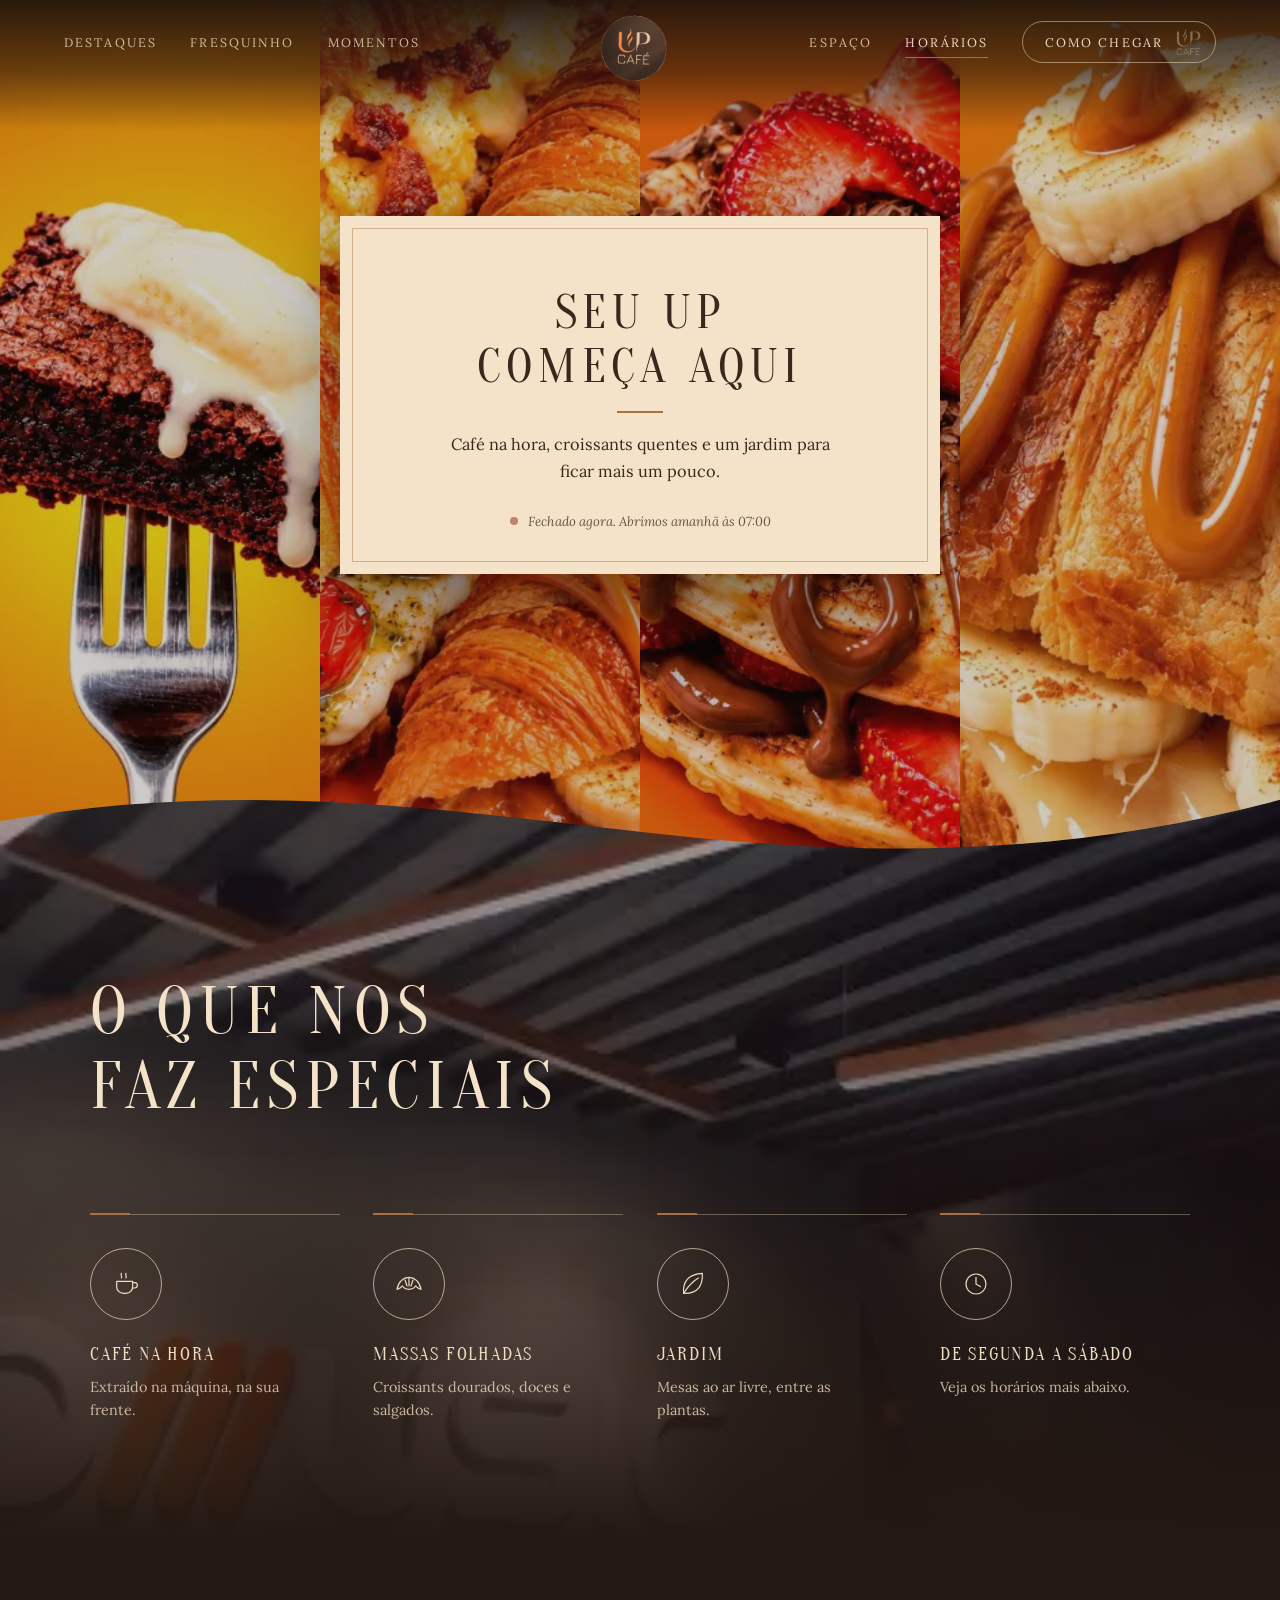
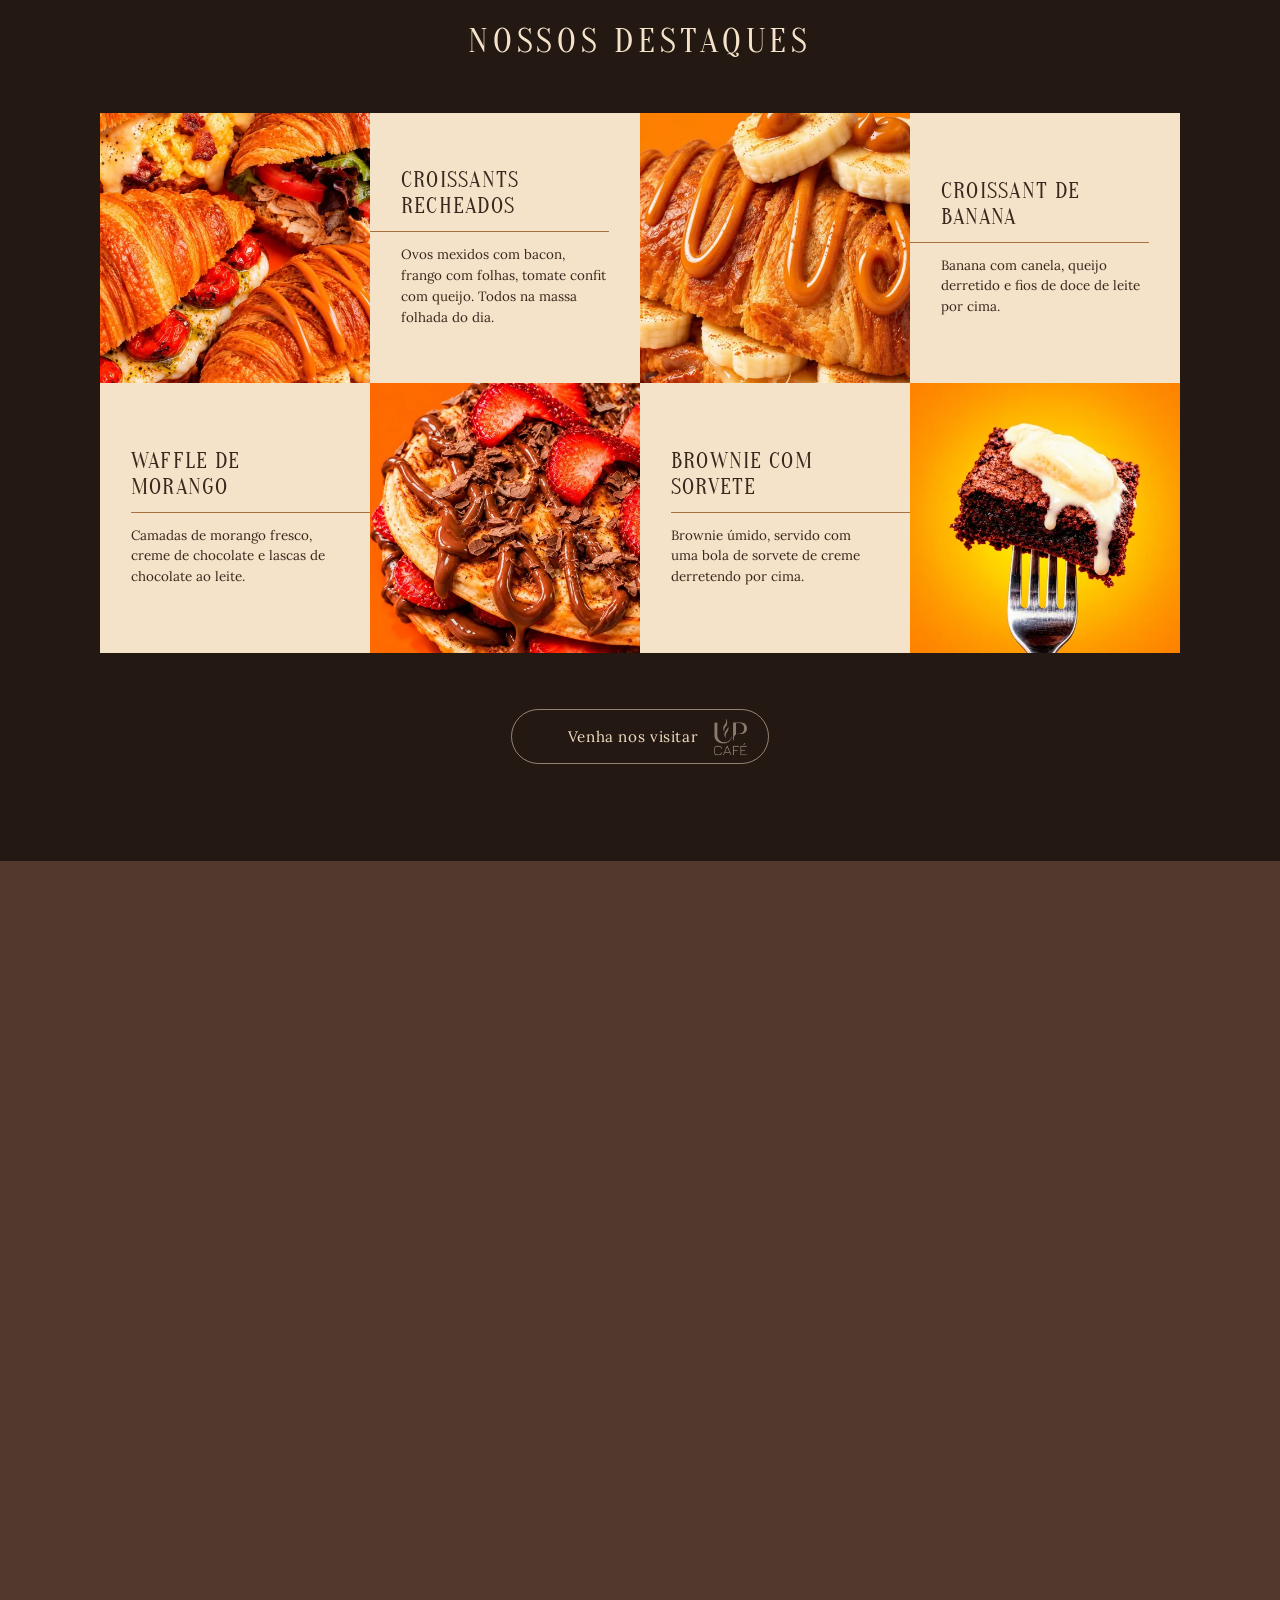
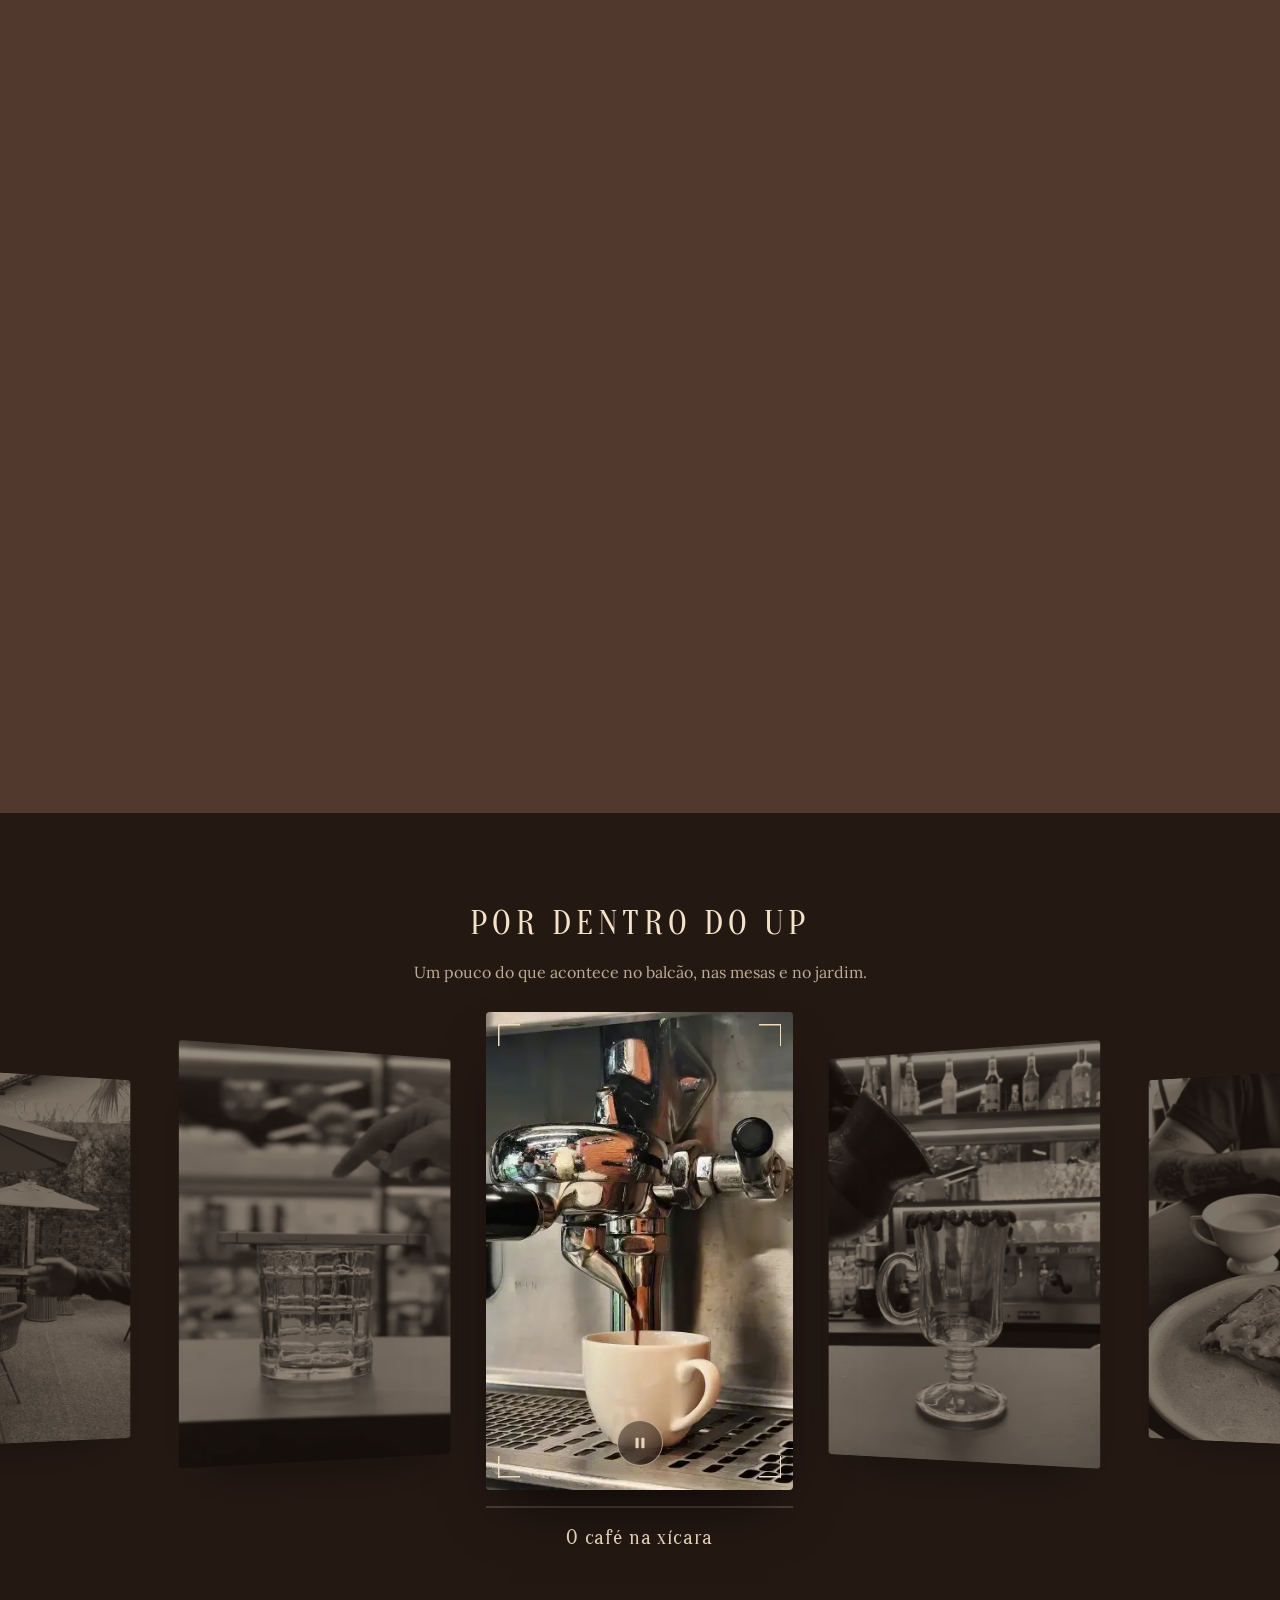
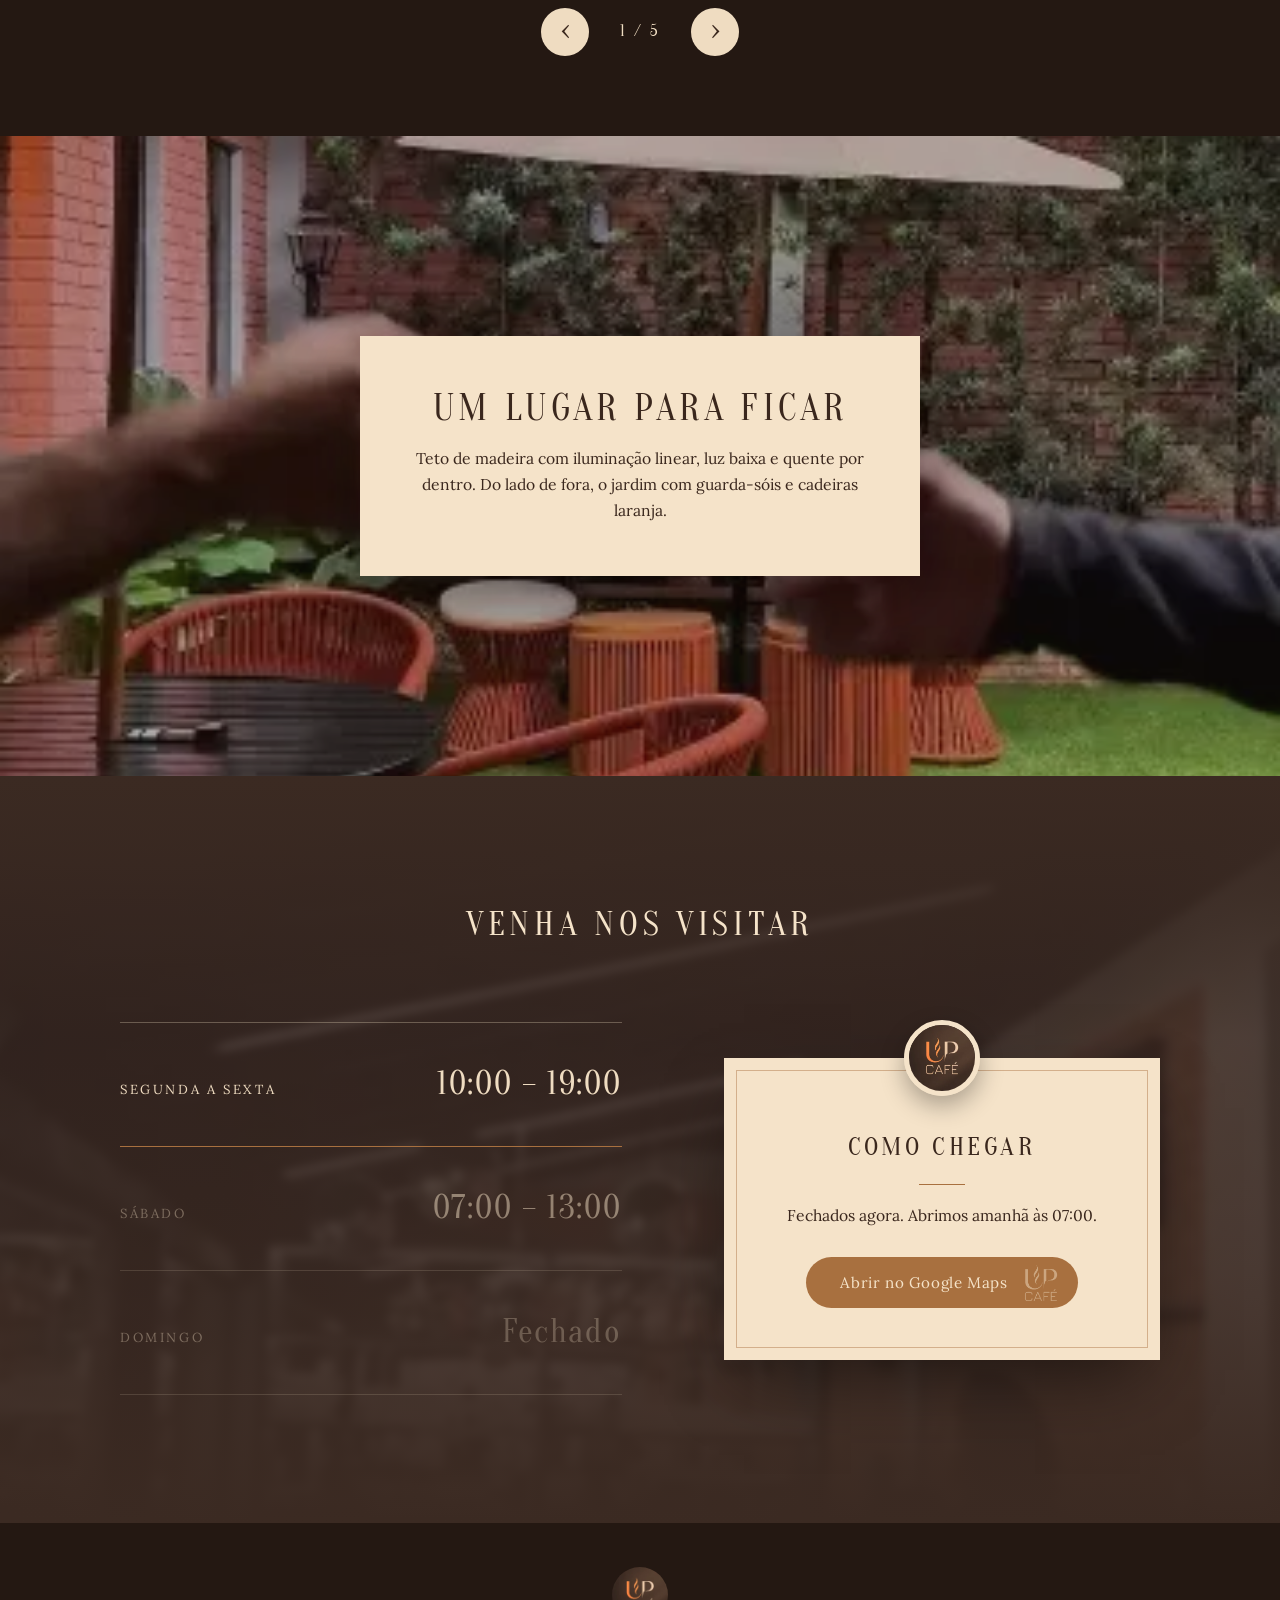
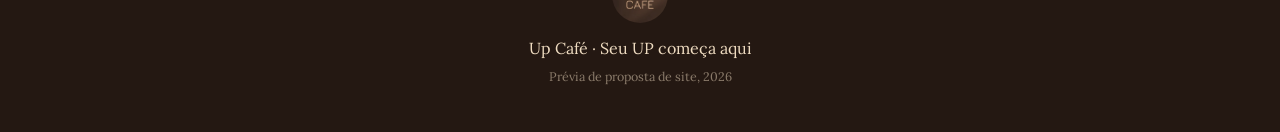
<file: index.html>
<!doctype html>
<html lang="pt-BR">
<head>
<meta charset="utf-8">
<meta name="viewport" content="width=device-width, initial-scale=1">
<title>Up Café · Seu UP começa aqui</title>
<meta name="description" content="Up Café: café na hora, croissants, doces da casa, almoço e um jardim para ficar.">
<meta name="theme-color" content="#3b2a22">
<link rel="icon" type="image/png" sizes="48x48" href="assets/img/favicon-48.png">
<link rel="icon" type="image/png" sizes="32x32" href="assets/img/favicon-32.png">
<link rel="icon" type="image/png" sizes="256x256" href="assets/img/favicon.png">
<link rel="apple-touch-icon" href="assets/img/apple-touch-icon.png">
<link rel="preconnect" href="https://fonts.googleapis.com">
<link rel="preconnect" href="https://fonts.gstatic.com" crossorigin>
<link href="https://fonts.googleapis.com/css2?family=Lora:ital,wght@0,400;0,500;1,400&family=Oranienbaum&display=swap" rel="stylesheet">
<link rel="stylesheet" href="css/style.css">
</head>
<body>
<svg width="0" height="0" style="position:absolute" aria-hidden="true"><defs><clipPath id="heroClip" clipPathUnits="objectBoundingBox"><path d="M0 0H1V.93C.86 .985 .72 1 .55 .975C.38 .95 .2 .9 0 .955Z"/></clipPath></defs></svg>

<div class="site">

  <header class="nav" id="nav">
    <nav class="links left">
      <a href="#destaques">Destaques</a>
      <a href="#fresquinho">Fresquinho</a>
      <a href="#momentos">Momentos</a>
    </nav>
    <a href="#topo" class="logo" aria-label="Up Café, início"><img src="assets/img/logo-256.webp" alt="Up Café"></a>
    <nav class="links right">
      <a href="#espaco">Espaço</a>
      <a href="#visite">Horários</a>
      <a href="#visite" class="navcta">Como chegar</a>
    </nav>
    <button class="burger" id="burger" aria-label="Abrir menu" aria-expanded="false"><i></i><i></i><i></i></button>
  </header>

  <div class="drawer" id="drawer">
    <a href="#destaques">Destaques</a>
    <a href="#fresquinho">Fresquinho</a>
    <a href="#momentos">Momentos</a>
    <a href="#espaco">Espaço</a>
    <a href="#visite">Horários</a>
  </div>

  <main id="topo">

    <!-- HERO -->
    <section class="hero">
      <div class="mosaic">
        <img src="assets/img/brownie-900.webp" srcset="assets/img/brownie-480.webp 480w, assets/img/brownie-900.webp 900w" sizes="(max-width:900px) 50vw, 25vw" alt="" decoding="async">
        <img src="assets/img/croissants-900.webp" srcset="assets/img/croissants-480.webp 480w, assets/img/croissants-900.webp 900w" sizes="(max-width:900px) 50vw, 25vw" alt="" decoding="async">
        <img src="assets/img/waffle-900.webp" srcset="assets/img/waffle-480.webp 480w, assets/img/waffle-900.webp 900w" sizes="(max-width:900px) 50vw, 25vw" alt="" decoding="async">
        <img src="assets/img/banana-900.webp" srcset="assets/img/banana-480.webp 480w, assets/img/banana-900.webp 900w" sizes="(max-width:900px) 50vw, 25vw" alt="" decoding="async">
      </div>
      <div class="paper hero-card">
        <img class="seal" src="assets/img/logo-256.webp" alt="">
        <h1>Seu UP começa aqui</h1>
        <i class="rule" aria-hidden="true"></i>
        <p>Café na hora, croissants quentes e um jardim para ficar mais um pouco.</p>
        <p class="live" id="heroStatus"><i></i><span>—</span></p>
      </div>
    </section>

    <!-- O QUE NOS FAZ ESPECIAIS -->
    <section class="specials">
      <video class="specials-bg" muted loop playsinline preload="none" poster="assets/video/espaco.webp" data-src="assets/video/espaco.mp4" data-src-m="assets/video/espaco-m.mp4"></video>
      <div class="specials-in">
        <h2 class="title big">O que nos<br>faz especiais</h2>
        <ul class="icons">
          <li>
            <span class="ring"><svg viewBox="0 0 48 48"><path d="M10 20h24v8a10 10 0 0 1-10 10h-4a10 10 0 0 1-10-10z"/><path d="M34 22h3a4 4 0 0 1 0 8h-3"/><path d="M17 8c-2 3 2 4 0 7M24 8c-2 3 2 4 0 7"/></svg></span>
            <b>Café na hora</b>
            <small>Extraído na máquina, na sua frente.</small>
          </li>
          <li>
            <span class="ring"><svg viewBox="0 0 48 48"><path d="M6 32c2-12 10-18 18-18s16 6 18 18c-4 0-6-3-8-5-2 3-6 5-10 5s-8-2-10-5c-2 2-4 5-8 5z"/><path d="M18 18l3 9M30 18l-3 9M24 15v12"/></svg></span>
            <b>Massas folhadas</b>
            <small>Croissants dourados, doces e salgados.</small>
          </li>
          <li>
            <span class="ring"><svg viewBox="0 0 48 48"><path d="M10 38C8 20 18 9 38 8c1 20-8 30-26 30z"/><path d="M10 38C16 28 24 20 32 15"/></svg></span>
            <b>Jardim</b>
            <small>Mesas ao ar livre, entre as plantas.</small>
          </li>
          <li>
            <span class="ring"><svg viewBox="0 0 48 48"><circle cx="24" cy="24" r="15"/><path d="M24 14v10l7 4"/></svg></span>
            <b>De segunda a sábado</b>
            <small>Veja os horários mais abaixo.</small>
          </li>
        </ul>
      </div>
    </section>

    <!-- DESTAQUES -->
    <section class="featured" id="destaques">
      <h2 class="title">Nossos destaques</h2>
      <div class="pairs">
        <div class="pair">
          <img src="assets/img/croissants-900.webp" srcset="assets/img/croissants-480.webp 480w, assets/img/croissants-900.webp 900w" sizes="(max-width:560px) 92vw, 280px" alt="Croissants recheados" width="270" height="270" loading="lazy" decoding="async">
          <div class="paper tile"><h3>Croissants recheados</h3><p>Ovos mexidos com bacon, frango com folhas, tomate confit com queijo. Todos na massa folhada do dia.</p></div>
        </div>
        <div class="pair">
          <img src="assets/img/banana-900.webp" srcset="assets/img/banana-480.webp 480w, assets/img/banana-900.webp 900w" sizes="(max-width:560px) 92vw, 280px" alt="Croissant de banana com doce de leite" width="270" height="270" loading="lazy" decoding="async">
          <div class="paper tile"><h3>Croissant de banana</h3><p>Banana com canela, queijo derretido e fios de doce de leite por cima.</p></div>
        </div>
        <div class="pair flip">
          <img src="assets/img/waffle-900.webp" srcset="assets/img/waffle-480.webp 480w, assets/img/waffle-900.webp 900w" sizes="(max-width:560px) 92vw, 280px" alt="Waffle de morango com chocolate" width="270" height="270" loading="lazy" decoding="async">
          <div class="paper tile"><h3>Waffle de morango</h3><p>Camadas de morango fresco, creme de chocolate e lascas de chocolate ao leite.</p></div>
        </div>
        <div class="pair flip">
          <img src="assets/img/brownie-900.webp" srcset="assets/img/brownie-480.webp 480w, assets/img/brownie-900.webp 900w" sizes="(max-width:560px) 92vw, 280px" alt="Brownie com sorvete" width="270" height="270" loading="lazy" decoding="async">
          <div class="paper tile"><h3>Brownie com sorvete</h3><p>Brownie úmido, servido com uma bola de sorvete de creme derretendo por cima.</p></div>
        </div>
      </div>
      <a href="#visite" class="btn">Venha nos visitar</a>
    </section>

    <!-- FRESQUINHO -->
    <section class="fresh" id="fresquinho">
      <h2 class="title">Doces e massas, todo dia</h2>

      <div class="bake">
        <span class="ghost g1">Croissant</span>
        <img class="disc d1" src="assets/img/banana-900.webp" srcset="assets/img/banana-480.webp 480w, assets/img/banana-900.webp 900w" sizes="(max-width:700px) 56vw, 320px" width="320" height="320" decoding="async" alt="Croissant de banana" loading="lazy">
        <svg class="orbit o1" viewBox="0 0 700 420" aria-hidden="true">
          <ellipse cx="350" cy="215" rx="330" ry="150" transform="rotate(-8 350 215)"/>
          <path id="arc1" d="M240 335C330 385 470 390 590 340" fill="none" stroke="none"/>
          <text><textPath href="#arc1" startOffset="4%">Banana, canela e doce de leite</textPath></text>
        </svg>
        <p class="cap">Banana, canela e doce de leite</p>
      </div>

      <div class="bake rev">
        <span class="ghost g2">Waffle</span>
        <img class="disc d2" src="assets/img/waffle-900.webp" srcset="assets/img/waffle-480.webp 480w, assets/img/waffle-900.webp 900w" sizes="(max-width:700px) 56vw, 320px" width="320" height="320" decoding="async" alt="Waffle de morango" loading="lazy">
        <svg class="orbit o2" viewBox="0 0 700 420" aria-hidden="true">
          <ellipse cx="350" cy="215" rx="330" ry="150" transform="rotate(8 350 215)"/>
          <path id="arc2" d="M110 340C230 390 370 385 460 335" fill="none" stroke="none"/>
          <text><textPath href="#arc2" startOffset="6%">Morango e chocolate ao leite</textPath></text>
        </svg>
        <p class="cap">Morango e chocolate ao leite</p>
      </div>

      <div class="bake">
        <span class="ghost g3">Brownie</span>
        <img class="disc d3" src="assets/img/brownie-900.webp" srcset="assets/img/brownie-480.webp 480w, assets/img/brownie-900.webp 900w" sizes="(max-width:700px) 56vw, 320px" width="320" height="320" decoding="async" alt="Brownie com sorvete" loading="lazy">
        <svg class="orbit o3" viewBox="0 0 700 420" aria-hidden="true">
          <ellipse cx="350" cy="215" rx="330" ry="150" transform="rotate(-8 350 215)"/>
          <path id="arc3" d="M240 335C330 385 470 390 590 340" fill="none" stroke="none"/>
          <text><textPath href="#arc3" startOffset="4%">Com sorvete de creme</textPath></text>
        </svg>
        <p class="cap">Com sorvete de creme</p>
      </div>
    </section>

    <!-- MOMENTOS -->
    <section class="moments" id="momentos">
      <h2 class="title">Por dentro do Up</h2>
      <p class="sub">Um pouco do que acontece no balcão, nas mesas e no jardim.</p>
      <div class="strip" id="strip" tabindex="0" role="region" aria-roledescription="carrossel" aria-label="Vídeos do Up Café">
        <figure class="clip"><div class="frame"><video muted loop playsinline preload="none" data-src="assets/video/espresso.mp4" poster="assets/video/espresso.webp"></video><button id="pp" class="pp" aria-label="Pausar vídeos" aria-pressed="false">
          <svg class="ic-pause" viewBox="0 0 24 24" aria-hidden="true"><rect x="6" y="5" width="4.2" height="14" rx="1"/><rect x="13.8" y="5" width="4.2" height="14" rx="1"/></svg>
          <svg class="ic-play" viewBox="0 0 24 24" aria-hidden="true"><path d="M8 5.2v13.6a.6.6 0 0 0 .9.5l11-6.8a.6.6 0 0 0 0-1L8.9 4.7a.6.6 0 0 0-.9.5z"/></svg>
        </button></div><div class="bar"><i></i></div><figcaption>O café na xícara</figcaption></figure>
        <figure class="clip"><div class="frame"><video muted loop playsinline preload="none" data-src="assets/video/irish.mp4" poster="assets/video/irish.webp"></video></div><div class="bar"><i></i></div><figcaption>Receitas de balcão</figcaption></figure>
        <figure class="clip"><div class="frame"><video muted loop playsinline preload="none" data-src="assets/video/trabalho.mp4" poster="assets/video/trabalho.webp"></video></div><div class="bar"><i></i></div><figcaption>Trabalhe com sabor</figcaption></figure>
        <figure class="clip"><div class="frame"><video muted loop playsinline preload="none" data-src="assets/video/jardim.mp4" poster="assets/video/jardim.webp"></video></div><div class="bar"><i></i></div><figcaption>O jardim</figcaption></figure>
        <figure class="clip"><div class="frame"><video muted loop playsinline preload="none" data-src="assets/video/copo.mp4" poster="assets/video/copo.webp"></video></div><div class="bar"><i></i></div><figcaption>Detalhes do balcão</figcaption></figure>
      </div>
      <div class="arrows">
        <button id="prev" aria-label="Anterior">‹</button>
        <span class="count" id="count">1 / 5</span>
        <button id="next" aria-label="Próximo">›</button>
      </div>
    </section>

    <!-- ESPAÇO -->
    <section class="space" id="espaco">
      <video class="space-bg" muted loop playsinline preload="none" poster="assets/video/jardim.webp" data-src="assets/video/jardim.mp4" data-src-m="assets/video/jardim-m.mp4"></video>
      <div class="paper space-card">
        <h2>Um lugar para ficar</h2>
        <p>Teto de madeira com iluminação linear, luz baixa e quente por dentro. Do lado de fora, o jardim com guarda-sóis e cadeiras laranja.</p>
      </div>
    </section>

    <!-- VISITE -->
    <section class="visit" id="visite">
      <h2 class="title">Venha nos visitar</h2>
      <div class="visit-grid">
        <ul class="hours" id="hoursList">
          <li data-d="1,2,3,4,5"><span>Segunda a sexta</span><b>10:00 – 19:00</b></li>
          <li data-d="6"><span>Sábado</span><b>07:00 – 13:00</b></li>
          <li data-d="0" class="off"><span>Domingo</span><b>Fechado</b></li>
        </ul>
        <div class="paper where">
          <img class="seal2" src="assets/img/logo-256.webp" alt="">
          <h3>Como chegar</h3>
          <i class="rule" aria-hidden="true"></i>
          <p id="openText">—</p>
          <a class="btn" href="https://share.google/fLKqauJnGn5Yjc4wM" target="_blank" rel="noopener">Abrir no Google Maps</a>
        </div>
      </div>
    </section>
  </main>

  <footer class="footer">
    <img src="assets/img/logo-256.webp" alt="">
    <p>Up Café · Seu UP começa aqui</p>
    <small>Prévia de proposta de site, <span id="year"></span></small>
  </footer>
</div>

<a class="fly" id="fly" href="#topo" aria-label="Up Café, início"><img src="assets/img/logo-256.webp" alt=""></a>

<script src="js/main.js"></script>
</body>
</html>
</file>
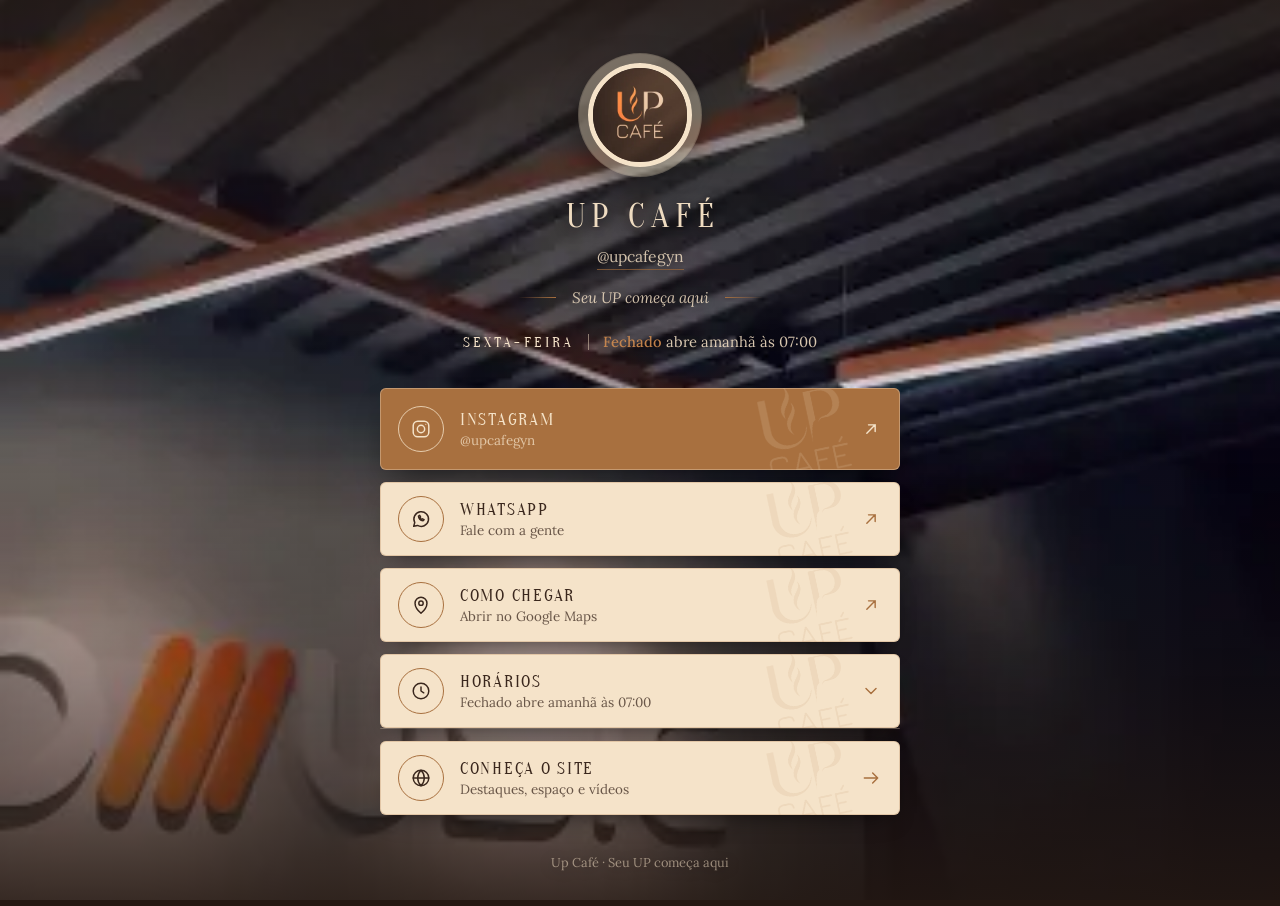
<file: contatos.html>
<!doctype html>
<html lang="pt-BR">
<head>
<meta charset="utf-8">
<meta name="viewport" content="width=device-width, initial-scale=1">
<title>Up Café · Contatos</title>
<meta name="description" content="Contatos do Up Café: Instagram @upcafegyn, localização e horários de funcionamento.">
<meta name="theme-color" content="#241812">
<meta property="og:title" content="Up Café · Contatos">
<meta property="og:description" content="Seu UP começa aqui. Instagram, localização e horários.">
<meta property="og:image" content="assets/img/logo-256.webp">
<link rel="icon" type="image/png" sizes="48x48" href="assets/img/favicon-48.png">
<link rel="icon" type="image/png" sizes="32x32" href="assets/img/favicon-32.png">
<link rel="apple-touch-icon" href="assets/img/apple-touch-icon.png">
<link rel="preconnect" href="https://fonts.googleapis.com">
<link rel="preconnect" href="https://fonts.gstatic.com" crossorigin>
<link href="https://fonts.googleapis.com/css2?family=Lora:ital,wght@0,400;0,500;1,400&family=Oranienbaum&display=swap" rel="stylesheet">
<link rel="stylesheet" href="css/contatos.css">
</head>
<body>
<div class="bg" aria-hidden="true">
  <video class="bg-video" muted loop playsinline preload="none" poster="assets/video/espaco.webp" data-src="assets/video/espaco.mp4" data-src-m="assets/video/espaco-m.mp4"></video>
</div>

<main class="card">
  <header class="head">
    <img class="avatar" src="assets/img/logo-256.webp" alt="Logo do Up Café" width="104" height="104">
    <h1>Up Café</h1>
    <a class="handle" href="https://www.instagram.com/upcafegyn/" target="_blank" rel="noopener">@upcafegyn</a>
    <p class="slogan"><span>Seu UP começa aqui</span></p>
    <p class="live" id="live"><b class="day">—</b><i></i><span class="st"><em>—</em></span></p>
  </header>

  <nav class="list" aria-label="Contatos">

    <a class="item primary" id="instagram" href="https://www.instagram.com/upcafegyn/" target="_blank" rel="noopener">
      <span class="ic"><svg viewBox="0 0 24 24"><rect x="3.5" y="3.5" width="17" height="17" rx="5"/><circle cx="12" cy="12" r="4"/><circle cx="17.2" cy="6.8" r=".6"/></svg></span>
      <span class="tx"><b>Instagram</b><small>@upcafegyn</small></span>
      <span class="go" aria-hidden="true"><svg viewBox="0 0 24 24"><path d="M7 17L17 7M9 7h8v8"/></svg></span>
    </a>

    <a class="item" id="whatsapp" href="#" target="_blank" rel="noopener" hidden>
      <span class="ic"><svg viewBox="0 0 24 24"><path d="M4 20l1.2-4.1A8 8 0 1 1 8.2 19z"/><path d="M9.2 8.8c.2 2.6 2.4 4.9 5 5.2l1.2-1.2-1.8-1-.8.7c-.8-.4-1.5-1.1-1.9-1.9l.7-.8-1-1.8z"/></svg></span>
      <span class="tx"><b>WhatsApp</b><small>Fale com a gente</small></span>
      <span class="go" aria-hidden="true"><svg viewBox="0 0 24 24"><path d="M7 17L17 7M9 7h8v8"/></svg></span>
    </a>

    <a class="item" id="maps" href="https://share.google/fLKqauJnGn5Yjc4wM" target="_blank" rel="noopener">
      <span class="ic"><svg viewBox="0 0 24 24"><path d="M12 21s-6.5-5.6-6.5-11a6.5 6.5 0 0 1 13 0c0 5.4-6.5 11-6.5 11z"/><circle cx="12" cy="10" r="2.4"/></svg></span>
      <span class="tx"><b>Como chegar</b><small>Abrir no Google Maps</small></span>
      <span class="go" aria-hidden="true"><svg viewBox="0 0 24 24"><path d="M7 17L17 7M9 7h8v8"/></svg></span>
    </a>

    <div class="item-wrap" id="hoursBox">
      <button class="item" id="hoursBtn" type="button" aria-expanded="false" aria-controls="hoursPanel">
        <span class="ic"><svg viewBox="0 0 24 24"><circle cx="12" cy="12" r="8.5"/><path d="M12 7.5V12l3 2"/></svg></span>
        <span class="tx"><b>Horários</b><small id="hoursHint">Ver horários de funcionamento</small></span>
        <span class="go chev" aria-hidden="true"><svg viewBox="0 0 24 24"><path d="M6 9l6 6 6-6"/></svg></span>
      </button>
      <div class="panel" id="hoursPanel">
        <ul class="hours" id="hoursList">
          <li data-d="1,2,3,4,5"><span>Segunda a sexta</span><b>10:00 – 19:00</b></li>
          <li data-d="6"><span>Sábado</span><b>07:00 – 13:00</b></li>
          <li data-d="0" class="off"><span>Domingo</span><b>Fechado</b></li>
        </ul>
      </div>
    </div>

    <a class="item" id="telefone" href="#" hidden>
      <span class="ic"><svg viewBox="0 0 24 24"><path d="M6.5 4h3l1.5 4-2 1.3a11 11 0 0 0 5.7 5.7L16 13l4 1.5v3a2 2 0 0 1-2.2 2A15 15 0 0 1 4.5 6.2 2 2 0 0 1 6.5 4z"/></svg></span>
      <span class="tx"><b>Telefone</b><small></small></span>
      <span class="go" aria-hidden="true"><svg viewBox="0 0 24 24"><path d="M7 17L17 7M9 7h8v8"/></svg></span>
    </a>

    <a class="item" id="email" href="#" hidden>
      <span class="ic"><svg viewBox="0 0 24 24"><rect x="3.5" y="5.5" width="17" height="13" rx="2"/><path d="M4 7l8 6 8-6"/></svg></span>
      <span class="tx"><b>E-mail</b><small></small></span>
      <span class="go" aria-hidden="true"><svg viewBox="0 0 24 24"><path d="M7 17L17 7M9 7h8v8"/></svg></span>
    </a>

    <a class="item" id="site" href="index.html">
      <span class="ic"><svg viewBox="0 0 24 24"><circle cx="12" cy="12" r="8.5"/><path d="M3.5 12h17M12 3.5c2.4 2.4 3.6 5.2 3.6 8.5s-1.2 6.1-3.6 8.5c-2.4-2.4-3.6-5.2-3.6-8.5S9.6 5.9 12 3.5z"/></svg></span>
      <span class="tx"><b>Conheça o site</b><small>Destaques, espaço e vídeos</small></span>
      <span class="go" aria-hidden="true"><svg viewBox="0 0 24 24"><path d="M4 12h16M14 6l6 6-6 6"/></svg></span>
    </a>
  </nav>

  <footer class="foot">
    <p>Up Café · Seu UP começa aqui</p>
  </footer>
</main>

<script src="js/contatos.js"></script>
</body>
</html>
</file>
<file: css/style.css>
:root{
  --deep:#241812;
  --choc:#3b2a22;
  --mocha:#52392d;
  --paper:#f5e3c9;
  --cream:#efdcc1;
  --ink:#3a271d;
  --caramel:#a8703f;
  --caramel-d:#8e5b30;
  --line:rgba(239,220,193,.55);
  --display:'Oranienbaum',Georgia,serif;
  --body:'Lora',Georgia,serif;
}
*{box-sizing:border-box;margin:0;padding:0}
html{scroll-behavior:smooth;scroll-padding-top:90px;-webkit-text-size-adjust:100%}
a,button{-webkit-tap-highlight-color:transparent}
body{background:var(--deep);color:var(--cream);font-family:var(--body);font-size:1rem;line-height:1.65;overflow-x:hidden}
img,video{display:block;max-width:100%}
a{color:inherit;text-decoration:none}
button{font:inherit;color:inherit;background:none;border:0;cursor:pointer}
ul{list-style:none}


/* moldura do site */
.site{overflow:clip;background:var(--deep)}

.title{font-family:var(--display);font-weight:400;text-transform:uppercase;letter-spacing:.14em;font-size:clamp(1.4rem,3vw,2.1rem);line-height:1.25;text-align:center;color:var(--paper)}
.paper{background:var(--paper);color:var(--ink)}
.btn{display:inline-block;padding:14px 56px;border-radius:99px;background:var(--caramel);color:var(--paper);font-size:.95rem;letter-spacing:.04em;transition:background .25s}
.btn:hover{background:var(--caramel-d)}
.btn.dark{background:var(--choc)}
.btn.dark:hover{background:var(--deep)}

/* nav */
.nav{position:sticky;top:0;z-index:20;display:grid;grid-template-columns:1fr auto 1fr;align-items:center;height:84px;margin-bottom:-84px;padding:0 clamp(20px,5vw,80px)}
.nav>*{position:relative;z-index:1}
.nav::before,.nav::after{content:"";position:absolute;left:0;right:0;top:0;pointer-events:none;transition:opacity .45s}
.nav::before{bottom:-46px;background:linear-gradient(180deg,rgba(28,18,13,.92) 0%,rgba(28,18,13,.55) 55%,rgba(28,18,13,0) 100%)}
.nav::after{bottom:0;opacity:0;background:rgba(48,33,26,.7);-webkit-backdrop-filter:blur(14px) saturate(1.15);backdrop-filter:blur(14px) saturate(1.15);border-bottom:1px solid rgba(239,220,193,.14)}
.nav.scrolled::before{opacity:0}
.nav.scrolled::after{opacity:1}
.links{display:flex;align-items:center;gap:clamp(18px,2.6vw,38px);font-size:.78rem;letter-spacing:.17em;text-transform:uppercase}
.links.right{justify-content:flex-end}
.links a{position:relative;padding:6px 0;opacity:.82;transition:opacity .3s,color .3s}
.links a::after{content:"";position:absolute;left:0;right:0;bottom:0;height:1px;background:var(--caramel);transform:scaleX(0);transform-origin:right;transition:transform .35s}
.links a:hover,.links a.active{opacity:1}
.links a:hover::after,.links a.active::after{transform:scaleX(1);transform-origin:left}
.links a.navcta{padding:10px 22px;border:1px solid rgba(239,220,193,.5);border-radius:99px;opacity:1;transition:background .3s,color .3s,border-color .3s}
.links a.navcta::after{display:none}
.links a.navcta:hover{background:var(--cream);color:var(--ink);border-color:var(--cream)}
.logo{position:relative;display:block}
.logo img{width:64px;height:64px;border-radius:50%;visibility:hidden}
.fly{position:fixed;left:0;top:0;z-index:30;display:block;width:84px;height:84px;border-radius:50%;transform-origin:center;will-change:transform;opacity:0}
.fly img{display:block;width:100%;height:100%;border-radius:50%}
.burger{display:none;justify-self:end;width:44px;height:44px;position:relative}
.burger i{position:absolute;left:8px;right:8px;height:2px;background:var(--cream);border-radius:2px;transition:.3s}
.burger i:nth-child(1){top:14px}.burger i:nth-child(2){top:21px}.burger i:nth-child(3){top:28px}
.burger[aria-expanded=true] i:nth-child(1){top:21px;transform:rotate(45deg)}
.burger[aria-expanded=true] i:nth-child(2){opacity:0}
.burger[aria-expanded=true] i:nth-child(3){top:21px;transform:rotate(-45deg)}
.drawer{display:none}

/* hero */
.hero{position:relative;z-index:2;clip-path:url(#heroClip);min-height:max(760px,calc(100svh - 40px));display:grid;place-items:center;padding:100px 20px 170px;overflow:hidden}
.mosaic{position:absolute;inset:0;display:grid;grid-template-columns:repeat(4,1fr)}
.mosaic img{width:100%;height:100%;object-fit:cover;filter:saturate(.92)}
.mosaic::after{content:"";position:absolute;inset:0;background:rgba(36,24,18,.22)}
.hero-card{position:relative;z-index:2;width:min(600px,100%);padding:clamp(56px,6vw,70px) clamp(26px,5vw,60px) clamp(32px,4vw,42px);text-align:center;box-shadow:0 30px 70px rgba(0,0,0,.4);animation:rise 1.1s cubic-bezier(.2,.7,.2,1) both}
.hero-card::before{content:"";position:absolute;inset:12px;border:1px solid rgba(168,112,63,.45);pointer-events:none}
.seal{position:absolute;left:50%;top:0;width:84px;height:84px;border-radius:50%;transform:translate(-50%,-50%);visibility:hidden}
.hero-card h1{text-wrap:balance;font-family:var(--display);font-weight:400;text-transform:uppercase;letter-spacing:.12em;font-size:clamp(1.9rem,4.2vw,3rem);line-height:1.12;margin-bottom:18px}
.rule{display:block;width:46px;height:1.5px;background:var(--caramel);margin:0 auto 18px}
.hero-card p{font-size:1.02rem;max-width:400px;margin:0 auto}
.hero-card .live{display:flex;align-items:center;justify-content:center;gap:10px;margin-top:26px;font-size:.82rem;font-style:italic;opacity:.75}
.live i{width:8px;height:8px;border-radius:50%;background:#6b9a54;flex:none}
.live.closed i{background:#b0624a}
@keyframes rise{from{opacity:0;transform:translateY(28px)}}

/* especiais */
.specials{position:relative;z-index:1;margin-top:clamp(-120px,-8vw,-50px);padding:clamp(150px,17vw,230px) clamp(20px,5vw,80px) 0;overflow:hidden;min-height:760px;display:flex;align-items:center;padding-bottom:0}
.specials-bg{position:absolute;inset:0;width:100%;height:100%;object-fit:cover}
.specials::before{content:"";position:absolute;inset:0;z-index:1;background:linear-gradient(180deg,rgba(36,24,18,.3),rgba(36,24,18,.6) 55%,var(--deep))}
.specials-in{position:relative;z-index:2;width:min(1100px,100%);margin:0 auto;padding-bottom:120px}
.title.big{text-align:left;font-size:clamp(2.2rem,5.2vw,4.2rem);letter-spacing:.1em;line-height:1.12;max-width:760px}
.icons{display:grid;grid-template-columns:repeat(4,1fr);gap:clamp(18px,2.6vw,36px);margin-top:clamp(50px,7vw,90px)}
.icons li{position:relative;padding-top:34px;transition:transform .5s cubic-bezier(.2,.7,.2,1)}
.icons li::before,.icons li::after{content:"";position:absolute;left:0;top:0;height:1px;width:100%}
.icons li::before{background:rgba(239,220,193,.35)}
.icons li::after{height:2px;top:-.5px;background:var(--caramel);transform:scaleX(.16);transform-origin:left;transition:transform .7s cubic-bezier(.2,.7,.2,1)}
.icons li:hover{transform:translateY(-8px)}
.icons li:hover::after{transform:scaleX(1)}
.ring{display:grid;place-items:center;width:72px;height:72px;margin-bottom:24px;border:1px solid rgba(239,220,193,.7);border-radius:50%;transition:background .45s,border-color .45s}
.ring svg{width:32px;height:32px;fill:none;stroke:var(--cream);stroke-width:1.8;stroke-linecap:round;stroke-linejoin:round;transition:stroke .45s}
.icons li:hover .ring{background:var(--cream);border-color:var(--cream)}
.icons li:hover .ring svg{stroke:var(--ink)}
.icons b{display:block;font-family:var(--display);font-weight:400;text-transform:uppercase;letter-spacing:.1em;font-size:1.12rem;line-height:1.25}
.icons small{display:block;font-size:.9rem;opacity:.8;max-width:210px;margin-top:10px;line-height:1.55}

/* destaques */
.featured{content-visibility:auto;contain-intrinsic-size:auto 1100px;background:var(--deep);padding:80px clamp(20px,5vw,80px) 90px;text-align:center}
.pairs{display:grid;grid-template-columns:1fr 1fr;max-width:1080px;margin:50px auto 56px;text-align:left}
.pair{display:grid;grid-template-columns:1fr 1fr}
.pair.flip{direction:rtl}
.pair.flip>*{direction:ltr}
.pair img{width:100%;aspect-ratio:1;object-fit:cover}
.tile{--pad:clamp(14px,2.4vw,32px);--reach:46px;position:relative;z-index:2;aspect-ratio:1;display:flex;flex-direction:column;justify-content:center;padding:var(--pad)}
.tile h3{position:relative;font-family:var(--display);font-weight:400;text-transform:uppercase;letter-spacing:.06em;font-size:clamp(1rem,1.7vw,1.35rem);line-height:1.2;margin-bottom:24px}
.tile p{font-size:clamp(.78rem,1.05vw,.92rem);line-height:1.55}

/* fresquinho */
.fresh{content-visibility:auto;contain-intrinsic-size:auto 1500px;background:var(--mocha);padding:90px clamp(20px,5vw,80px) 70px;overflow:hidden}
.bake{position:relative;max-width:1000px;height:clamp(300px,42vw,430px);margin:20px auto 0}
.ghost{position:absolute;top:50%;transform:translateY(-50%);font-family:var(--display);text-transform:uppercase;font-size:clamp(3.2rem,10.5vw,8.6rem);line-height:1;letter-spacing:.02em;color:rgba(239,220,193,.3);white-space:nowrap;user-select:none}
.g1{right:0}.g2{left:0}.g3{right:0}
.disc{position:absolute;top:50%;width:clamp(190px,30vw,320px);aspect-ratio:1;border-radius:50%;object-fit:cover;transform:translateY(-50%);box-shadow:0 24px 50px rgba(0,0,0,.45);transition:transform .6s}
.bake:hover .disc{transform:translateY(-50%) rotate(-3deg) scale(1.03)}
.d1{left:0}.d2{right:0}.d3{left:0}
.orbit{position:absolute;inset:0;width:100%;height:100%;overflow:visible;pointer-events:none}
.orbit ellipse{fill:none;stroke:rgba(239,220,193,.5);stroke-width:1.2}
.orbit text{fill:var(--cream);font-family:var(--body);font-style:italic;font-size:21px}
@media (max-width:700px){.orbit text{font-size:26px}}

/* momentos */
.moments{background:var(--deep);padding:90px 0 80px;overflow:hidden}
.sub{text-align:center;opacity:.75;margin-top:14px;padding:0 20px}
.strip{--w:clamp(220px,24vw,310px);position:relative;height:calc(var(--w) * 14 / 9 + 104px);margin-top:26px;touch-action:pan-y;cursor:grab;-webkit-user-select:none;user-select:none;outline:none}
.strip.drag{cursor:grabbing}
.strip:focus-visible{outline:1px dashed rgba(239,220,193,.5);outline-offset:6px}
.clip{position:absolute;left:50%;top:0;width:var(--w);margin-left:calc(var(--w) / -2);backface-visibility:hidden;will-change:transform,opacity;transition:filter .5s}
.clip:not(.on){filter:grayscale(1) sepia(.35)}
.frame{position:relative;aspect-ratio:9/14;border-radius:4px;overflow:hidden;background:var(--choc);box-shadow:0 30px 60px -24px rgba(0,0,0,.75)}
.frame video{width:100%;height:100%;object-fit:cover;pointer-events:none}
/* cantos de enquadramento */
.frame::before{content:"";position:absolute;inset:12px;z-index:2;pointer-events:none;opacity:0;transform:scale(1.08);transition:opacity .5s,transform .6s cubic-bezier(.2,.7,.2,1);
  --c:var(--cream);--t:1.5px;--l:22px;
  background:
   linear-gradient(var(--c),var(--c)) top left/var(--l) var(--t),linear-gradient(var(--c),var(--c)) top left/var(--t) var(--l),
   linear-gradient(var(--c),var(--c)) top right/var(--l) var(--t),linear-gradient(var(--c),var(--c)) top right/var(--t) var(--l),
   linear-gradient(var(--c),var(--c)) bottom left/var(--l) var(--t),linear-gradient(var(--c),var(--c)) bottom left/var(--t) var(--l),
   linear-gradient(var(--c),var(--c)) bottom right/var(--l) var(--t),linear-gradient(var(--c),var(--c)) bottom right/var(--t) var(--l);
  background-repeat:no-repeat}
/* brilho que passa */
.frame::after{content:"";position:absolute;top:0;bottom:0;left:-60%;width:40%;z-index:2;pointer-events:none;background:linear-gradient(100deg,transparent,rgba(255,240,220,.22),transparent);transform:skewX(-14deg);opacity:0}
.clip.on .frame::before{opacity:1;transform:none}
.clip.on .frame::after{animation:sheen 4.5s 1s infinite}
@keyframes sheen{0%{left:-60%;opacity:1}30%,100%{left:130%;opacity:1}}
.bar{height:2px;margin-top:16px;background:rgba(239,220,193,.2);overflow:hidden;opacity:0;transition:opacity .4s}
.bar i{display:block;height:100%;width:calc(var(--p,0) * 100%);background:var(--orange)}
.clip.on .bar{opacity:1}
.clip figcaption{margin-top:12px;text-align:center;font-family:var(--display);font-size:1.3rem;letter-spacing:.04em;opacity:0;transition:opacity .45s}
.clip.on figcaption{opacity:1}
.arrows{display:flex;align-items:center;justify-content:center;gap:16px;margin-top:14px}
.arrows button{width:48px;height:48px;border-radius:50%;background:var(--cream);color:var(--ink);font-size:1.5rem;line-height:1;padding-bottom:3px;transition:background .25s}
.arrows button:hover{background:var(--caramel);color:var(--paper)}
.count{font-family:var(--display);letter-spacing:.16em;min-width:70px;text-align:center}
.pp{position:absolute;z-index:3;left:50%;bottom:24px;width:46px;height:46px;margin-left:-23px;border-radius:50%;background:rgba(36,24,18,.55);border:1px solid rgba(239,220,193,.65);color:var(--cream);-webkit-backdrop-filter:blur(6px);backdrop-filter:blur(6px);opacity:.9;transition:background .3s,color .3s,opacity .3s,transform .3s}
.pp:hover{background:var(--cream);color:var(--ink);opacity:1;transform:scale(1.06)}
.pp svg{width:18px;height:18px;fill:currentColor;display:block;margin:auto}
.pp .ic-play{display:none}
.pp[aria-pressed="true"] .ic-pause{display:none}
.pp[aria-pressed="true"] .ic-play{display:block}

/* espaço */
.space{position:relative;min-height:min(80vh,640px);display:grid;place-items:center;padding:80px 20px;overflow:hidden}
.space-bg{position:absolute;inset:0;width:100%;height:100%;object-fit:cover}
.space::before{content:"";position:absolute;inset:0;background:rgba(36,24,18,.3);z-index:1}
.space-card{position:relative;z-index:2;width:min(560px,100%);padding:clamp(32px,5vw,52px);text-align:center;box-shadow:0 20px 60px rgba(0,0,0,.4)}
.space-card h2{font-family:var(--display);font-weight:400;text-transform:uppercase;letter-spacing:.12em;font-size:clamp(1.6rem,3.2vw,2.3rem);line-height:1.15;margin-bottom:16px}
.space-card p{font-size:.98rem}

/* visite */
.visit{position:relative;isolation:isolate;overflow:hidden;background:var(--choc);padding:clamp(90px,10vw,140px) clamp(20px,5vw,80px)}
.visit::before{content:"";position:absolute;inset:-20px;z-index:-2;background:url(../assets/video/espaco_50.webp) center/cover;filter:blur(5px) saturate(.8);opacity:.4}
.visit::after{content:"";position:absolute;inset:0;z-index:-1;background:linear-gradient(180deg,var(--choc) 0%,rgba(59,42,34,.55) 35%,rgba(59,42,34,.75) 70%,var(--choc) 100%)}
.visit-grid{display:grid;grid-template-columns:1.15fr 1fr;gap:clamp(40px,8vw,120px);max-width:1040px;margin:clamp(50px,6vw,80px) auto 0;align-items:center}
.hours{border-top:1px solid rgba(239,220,193,.3)}
.hours li{position:relative;display:flex;justify-content:space-between;align-items:baseline;gap:20px;padding:34px 0;border-bottom:1px solid rgba(239,220,193,.3)}
.hours li{transition:opacity .4s}
.hours li span{font-size:.82rem;letter-spacing:.2em;text-transform:uppercase;opacity:.75}
.hours li b{font-family:var(--display);font-weight:400;font-size:clamp(1.5rem,2.6vw,2.1rem);letter-spacing:.05em}
.hours li.off b{opacity:.55}
.hours:has(.today) li:not(.today){opacity:.5}
.hours li.today{border-bottom-color:var(--caramel)}
.hours li.today span{opacity:1}
.where{position:relative;padding:68px 34px 44px;text-align:center;box-shadow:0 30px 70px -20px rgba(0,0,0,.55)}
.where::before{content:"";position:absolute;inset:12px;border:1px solid rgba(168,112,63,.45);pointer-events:none}
.seal2{position:absolute;left:50%;top:0;width:76px;height:76px;border-radius:50%;transform:translate(-50%,-50%);border:5px solid var(--paper);box-shadow:0 10px 24px rgba(0,0,0,.3)}
.where h3{font-family:var(--display);font-weight:400;text-transform:uppercase;letter-spacing:.14em;font-size:1.6rem;margin-bottom:16px}
.where .rule{margin-bottom:18px}
.where p{margin-bottom:28px;font-size:.98rem}
.where .btn{padding:13px 34px}

/* footer */
.footer{background:var(--deep);text-align:center;padding:44px 20px}
.footer img{width:56px;margin:0 auto 12px;border-radius:50%}
.footer small{opacity:.5;font-size:.78rem}

/* surgir ao rolar: só nos títulos */
.js .title{opacity:0;transform:translateY(16px);transition:opacity .8s,transform .8s}
.js .title.in{opacity:1;transform:none}

/* responsivo */
@media (max-width:900px){
  .nav{grid-template-columns:auto 1fr;height:76px;margin-bottom:-76px}
  .links{display:none}
  .logo{justify-self:start}
  .burger{display:block}
  .drawer{position:sticky;top:76px;z-index:19;background:var(--choc);display:grid;max-height:0;overflow:hidden;transition:max-height .4s}
  .drawer.open{max-height:380px;border-bottom:1px solid rgba(239,220,193,.15)}
  .drawer a{padding:14px 28px;border-top:1px solid rgba(239,220,193,.1)}
  .mosaic{grid-template-columns:1fr 1fr;grid-template-rows:1fr 1fr}
  .icons{grid-template-columns:1fr 1fr;gap:44px 22px}
    .pairs{grid-template-columns:1fr}
  .visit-grid{grid-template-columns:1fr}
}
@media (max-width:560px){
  .pair{grid-template-columns:1fr}
  .pair.flip{direction:ltr}
  .tile{aspect-ratio:auto;padding:26px 22px}
  .tile p{font-size:.9rem}
  .ghost{font-size:3.4rem}
  .bake{height:300px}
}
@media (prefers-reduced-motion:reduce){
  html{scroll-behavior:auto}
  *{transition:none!important}
  .js .title{opacity:1;transform:none}
}

/* marca do Up Café dentro dos botões */
.btn,.links a.navcta{position:relative;isolation:isolate;overflow:hidden}
.btn{padding-right:70px}
.links a.navcta{padding-right:52px}
.btn::before,.links a.navcta::before{content:"";position:absolute;z-index:-1;pointer-events:none;
  right:20px;top:50%;height:74%;aspect-ratio:511/574;
  background:url(../assets/img/logo-mark-cream.png) center/contain no-repeat;opacity:.5;
  transform:translateY(-50%);
  transition:transform .6s cubic-bezier(.2,.7,.2,1),opacity .4s}
.links a.navcta::before{right:14px;height:70%;opacity:.4}
.btn:hover::before,.links a.navcta:hover::before{opacity:.95;transform:translateY(-50%) scale(1.12) rotate(-6deg)}
.where .btn{padding-right:70px}

/* botão transparente (Nossos destaques) */
.featured .btn{background:transparent;color:var(--cream);box-shadow:none;border:1px solid rgba(239,220,193,.55);transition:background .35s,border-color .35s}
.featured .btn:hover{background:rgba(239,220,193,.1);border-color:var(--cream)}

/* linha simples do título até a foto */
.tile h3::before{content:"";position:absolute;bottom:-12px;height:1px;background:var(--caramel);left:calc(-1 * var(--pad));right:0}
.pair.flip .tile h3::before{left:0;right:calc(-1 * var(--pad))}
@media (max-width:560px){.tile h3::before,.pair.flip .tile h3::before{display:none}}

/* legenda simples (usada só no celular) */
.cap{display:none}

/* ===== celular e tablet pequeno ===== */
@media (max-width:700px){
  .nav::after{-webkit-backdrop-filter:blur(8px);backdrop-filter:blur(8px)}
  .hero{min-height:max(640px,calc(100svh - 20px));padding:96px 16px 150px}
  .hero-card{padding:58px 22px 30px}
  .hero-card h1{font-size:clamp(1.7rem,8vw,2.2rem)}

  /* destaques: foto mais baixa e texto compacto */
  .pairs{margin:36px auto 40px}
  .pair img{aspect-ratio:4/3}
  .tile{padding:20px 22px 24px}

  /* doces e massas: palavra em cima, foto embaixo, legenda simples */
  .fresh{padding:70px 20px 50px}
  .bake{height:auto;margin:34px auto 0;display:flex;flex-direction:column;align-items:center}
  .ghost,.g1,.g2,.g3{position:static;transform:none;font-size:clamp(2.8rem,15.5vw,4.4rem);order:1;text-align:center}
  .disc,.d1,.d2,.d3,.bake:hover .disc{position:relative;top:auto;left:auto;right:auto;transform:none;width:min(58vw,240px);margin-top:-14px;order:2}
  .orbit{display:none}
  .cap{display:block;order:3;margin-top:18px;font-style:italic;text-align:center;opacity:.9}

  /* carrossel de vídeos mais leve */
  .moments{padding:70px 0 60px}
  .strip{--w:62vw}
  .clip:not(.on){filter:none}
  .space{min-height:560px;padding:60px 16px}
  .visit{padding:70px 20px 80px}
  .hours li{padding:24px 0}
  .where{padding:62px 22px 34px}
}
@media (max-width:380px){
  .links a.navcta{display:none}
  .icons{gap:36px 16px}
  .hours li b{font-size:1.35rem}
}

/* as proporções vêm do CSS, não dos atributos width/height das imagens */
.disc,.pair img{height:auto}
</file>
<file: css/contatos.css>
:root{
  --deep:#241812;
  --choc:#3b2a22;
  --paper:#f5e3c9;
  --cream:#efdcc1;
  --ink:#3a271d;
  --caramel:#a8703f;
  --caramel-d:#8e5b30;
  --display:'Oranienbaum',Georgia,serif;
  --body:'Lora',Georgia,serif;
}
*{box-sizing:border-box;margin:0;padding:0}
[hidden]{display:none!important}
html{-webkit-text-size-adjust:100%}
body{min-height:100vh;min-height:100svh;background:var(--deep);color:var(--cream);font-family:var(--body);line-height:1.6;-webkit-font-smoothing:antialiased;display:flex;justify-content:center;padding:max(clamp(28px,7svh,72px),env(safe-area-inset-top)) max(16px,env(safe-area-inset-right)) max(32px,env(safe-area-inset-bottom)) max(16px,env(safe-area-inset-left));align-items:flex-start;overflow-x:hidden}
a,button{-webkit-tap-highlight-color:transparent;color:inherit;text-decoration:none}
button{font:inherit;background:none;border:0;cursor:pointer;text-align:left}
ul{list-style:none}

/* fundo: vídeo do espaço, escurecido */
.bg{position:fixed;inset:0;z-index:-1;background:var(--deep) url(../assets/video/espaco.webp) center/cover}
.bg-video{position:absolute;inset:0;width:100%;height:100%;object-fit:cover;opacity:0;transition:opacity 1.2s}
.bg-video.on{opacity:1}
/* degradê só nas bordas: topo e base escuros, meio livre para o vídeo aparecer */
.bg::after{content:"";position:absolute;inset:0;background:
  linear-gradient(180deg,rgba(36,24,18,.72) 0%,rgba(36,24,18,.18) 26%,rgba(36,24,18,0) 46%,rgba(36,24,18,.3) 72%,rgba(36,24,18,.88) 100%)}

.card{width:min(480px,100%)}
@media (min-width:1200px){.card{width:520px}}
@media (min-width:1800px){html{font-size:112.5%}}

/* topo */
.head{text-align:center;margin-bottom:clamp(22px,4svh,34px)}
.avatar{width:clamp(84px,22vw,104px);height:clamp(84px,22vw,104px);border-radius:50%;border:5px solid var(--paper);box-shadow:0 0 0 9px rgba(239,220,193,.12),0 0 0 10px rgba(239,220,193,.3),0 18px 40px rgba(0,0,0,.55);margin:0 auto 24px}
h1,.handle,.slogan,.foot{text-shadow:0 2px 14px rgba(20,12,8,.75)}
h1{font-family:var(--display);font-weight:400;text-transform:uppercase;letter-spacing:.18em;font-size:clamp(1.5rem,7vw,2.1rem);line-height:1.1;padding-left:.18em}
.handle{display:inline-block;margin-top:8px;font-size:.98rem;opacity:.85;border-bottom:1px solid rgba(168,112,63,.8);transition:color .25s,border-color .25s}
.handle:hover{color:var(--paper);border-color:var(--paper)}
.slogan{display:flex;align-items:center;justify-content:center;gap:16px;margin-top:16px;font-style:italic;font-size:.95rem}
.slogan span{opacity:.85}
.slogan::before,.slogan::after{content:"";width:38px;height:1px;background:linear-gradient(90deg,transparent,var(--caramel))}
.slogan::after{transform:scaleX(-1)}
.live{display:flex;align-items:center;justify-content:center;gap:14px;margin-top:20px;font-size:.92rem;text-shadow:0 2px 14px rgba(20,12,8,.8)}
.live .day{font-family:var(--display);font-weight:400;text-transform:uppercase;letter-spacing:.2em;font-size:.95rem;color:var(--paper)}
.live i{width:1px;height:16px;background:rgba(239,220,193,.5);flex:none}
.live .st{opacity:.9}
.live em{font-style:normal;font-weight:500;color:var(--paper)}
.live.closed em{color:var(--caramel);filter:brightness(1.25)}

/* botões */
.list{display:grid;gap:12px}
.item{position:relative;isolation:isolate;overflow:hidden;display:grid;grid-template-columns:46px 1fr auto;align-items:center;gap:16px;width:100%;padding:14px 18px;border-radius:6px;background:var(--paper);color:var(--ink);box-shadow:0 10px 26px -14px rgba(0,0,0,.6);transition:background .35s,color .35s,transform .35s cubic-bezier(.2,.7,.2,1)}
.item::before{content:"";position:absolute;z-index:-1;right:52px;top:50%;height:120%;aspect-ratio:511/574;transform:translateY(-50%) rotate(-12deg);background:url(../assets/img/logo-mark-caramel.png) center/contain no-repeat;opacity:.1;transition:transform .7s cubic-bezier(.2,.7,.2,1),opacity .4s}
.ic{display:grid;place-items:center;width:46px;height:46px;border:1px solid var(--caramel);border-radius:50%;transition:background .35s,border-color .35s}
.ic svg{width:22px;height:22px;fill:none;stroke:var(--ink);stroke-width:1.6;stroke-linecap:round;stroke-linejoin:round;transition:stroke .35s}
.ic circle[r=".6"]{fill:var(--ink);stroke:none}
.tx b{display:block;font-family:var(--display);font-weight:400;text-transform:uppercase;letter-spacing:.1em;font-size:1.08rem;line-height:1.25}
.tx{min-width:0}
.tx b,.tx small{overflow-wrap:anywhere}
.tx small{display:block;font-size:.84rem;opacity:.75;line-height:1.4}
.go{display:grid;place-items:center;width:22px;height:22px;color:var(--caramel);transition:transform .35s,color .35s}
.item:hover{background:var(--caramel);color:var(--paper);transform:translateY(-3px)}
.item:hover::before{background-image:url(../assets/img/logo-mark-cream.png);opacity:.3;transform:translateY(-50%) rotate(0) scale(1.06)}
.item:hover .ic{background:var(--paper);border-color:var(--paper)}
.item:hover .ic svg{stroke:var(--caramel-d)}
.item:hover .go{color:var(--paper);transform:translate(3px,-3px)}
.item:focus-visible{outline:2px solid var(--cream);outline-offset:3px}

/* destaque: Instagram */
.item.primary{background:var(--caramel);color:var(--paper);padding:18px;box-shadow:0 0 0 1px rgba(245,227,201,.35) inset,0 16px 34px -14px rgba(0,0,0,.7)}
.item.primary::after{content:"";position:absolute;top:0;bottom:0;left:-40%;width:30%;z-index:-1;background:linear-gradient(100deg,transparent,rgba(255,240,220,.28),transparent);transform:skewX(-16deg);animation:sheen 6s 1.6s infinite}
@keyframes sheen{0%{left:-40%}25%,100%{left:130%}}
.item.primary::before{background-image:url(../assets/img/logo-mark-cream.png);opacity:.16}
.item.primary .ic{border-color:rgba(245,227,201,.8)}
.item.primary .ic svg{stroke:var(--paper)}
.item.primary .ic circle[r=".6"]{fill:var(--paper)}
.item.primary .go{color:var(--paper)}
.item.primary:hover{background:var(--caramel-d)}
.item.primary:hover .ic{background:var(--paper)}
.item.primary:hover .ic svg{stroke:var(--caramel-d)}
.item.primary:hover .ic circle[r=".6"]{fill:var(--caramel-d)}

/* horários que abrem */
.item-wrap{border-radius:6px}
.go svg{width:20px;height:20px;fill:none;stroke:currentColor;stroke-width:1.7;stroke-linecap:round;stroke-linejoin:round}
.chev{transition:transform .4s}
#hoursBtn[aria-expanded="true"] .chev{transform:rotate(180deg)}
#hoursBtn[aria-expanded="true"]{border-bottom-left-radius:0;border-bottom-right-radius:0}
.panel{display:grid;grid-template-rows:0fr;transition:grid-template-rows .45s cubic-bezier(.2,.7,.2,1)}
.panel>*{overflow:hidden;min-height:0}
#hoursBtn[aria-expanded="true"]+.panel{grid-template-rows:1fr}
.hours{background:rgba(245,227,201,.1);border:1px solid rgba(239,220,193,.25);border-top:0;border-radius:0 0 6px 6px}
.hours li{display:flex;justify-content:space-between;align-items:baseline;gap:16px;padding:14px 18px;border-bottom:1px solid rgba(239,220,193,.15)}
.hours li:last-child{border-bottom:0}
.hours li span{font-size:.8rem;letter-spacing:.16em;text-transform:uppercase;opacity:.75}
.hours li b{font-family:var(--display);font-weight:400;font-size:1.2rem;letter-spacing:.04em}
.hours li.off b{opacity:.55}
.hours:has(.today) li:not(.today){opacity:.55}
.hours li.today span{opacity:1}
.hours li.today b{color:var(--paper)}

.item{box-shadow:0 12px 26px -14px rgba(0,0,0,.7),0 0 0 1px rgba(168,112,63,.25) inset}
.foot{margin-top:38px;text-align:center;font-size:.8rem;opacity:.55}

@keyframes rise{from{opacity:0;transform:translateY(18px)}}
.head>*,.list>*,.foot{animation:rise .9s cubic-bezier(.2,.7,.2,1) both}
.head>:nth-child(2){animation-delay:.08s}.head>:nth-child(3){animation-delay:.14s}.head>:nth-child(4){animation-delay:.2s}.head>:nth-child(5){animation-delay:.26s}
.list>:nth-child(1){animation-delay:.34s}.list>:nth-child(2){animation-delay:.42s}.list>:nth-child(3){animation-delay:.5s}.list>:nth-child(4){animation-delay:.58s}.list>:nth-child(n+5){animation-delay:.66s}
.foot{animation-delay:.8s}
@media (hover:none){.item:hover{transform:none}}
@media (prefers-reduced-motion:reduce){*{transition:none!important;animation:none!important}}
@media (max-width:360px){.item{grid-template-columns:40px 1fr auto;gap:12px;padding:12px 14px}.ic{width:40px;height:40px}.ic svg{width:20px;height:20px}.tx b{font-size:.95rem;letter-spacing:.06em}.tx small{font-size:.8rem}.slogan::before,.slogan::after{width:22px}.slogan{gap:10px}}
@media (max-width:340px){.slogan::before,.slogan::after{display:none}}
@media (max-width:420px){.live{flex-direction:column;gap:6px}.live i{display:none}.live .day{font-size:.9rem;letter-spacing:.16em}}
@media (max-width:340px){.live{font-size:.84rem}.live .day{letter-spacing:.1em;font-size:.85rem}}
@media (max-width:300px){.tx b{letter-spacing:.03em}}
/* telas baixas (celular deitado, janelas pequenas): topo mais compacto */
@media (max-height:560px){body{padding-top:20px}.avatar{width:64px;height:64px;border-width:3px;margin-bottom:14px}.head{margin-bottom:18px}.slogan{margin-top:10px}.live{margin-top:12px}.list{gap:8px}.item{padding:9px 14px}.item.primary{padding:12px 14px}.foot{margin-top:22px}}
@media (max-height:560px) and (min-width:560px){.card{width:min(760px,100%)}.list{grid-template-columns:1fr 1fr}.item-wrap,.item.primary{grid-column:auto}.hours{font-size:.9rem}}
</file>
